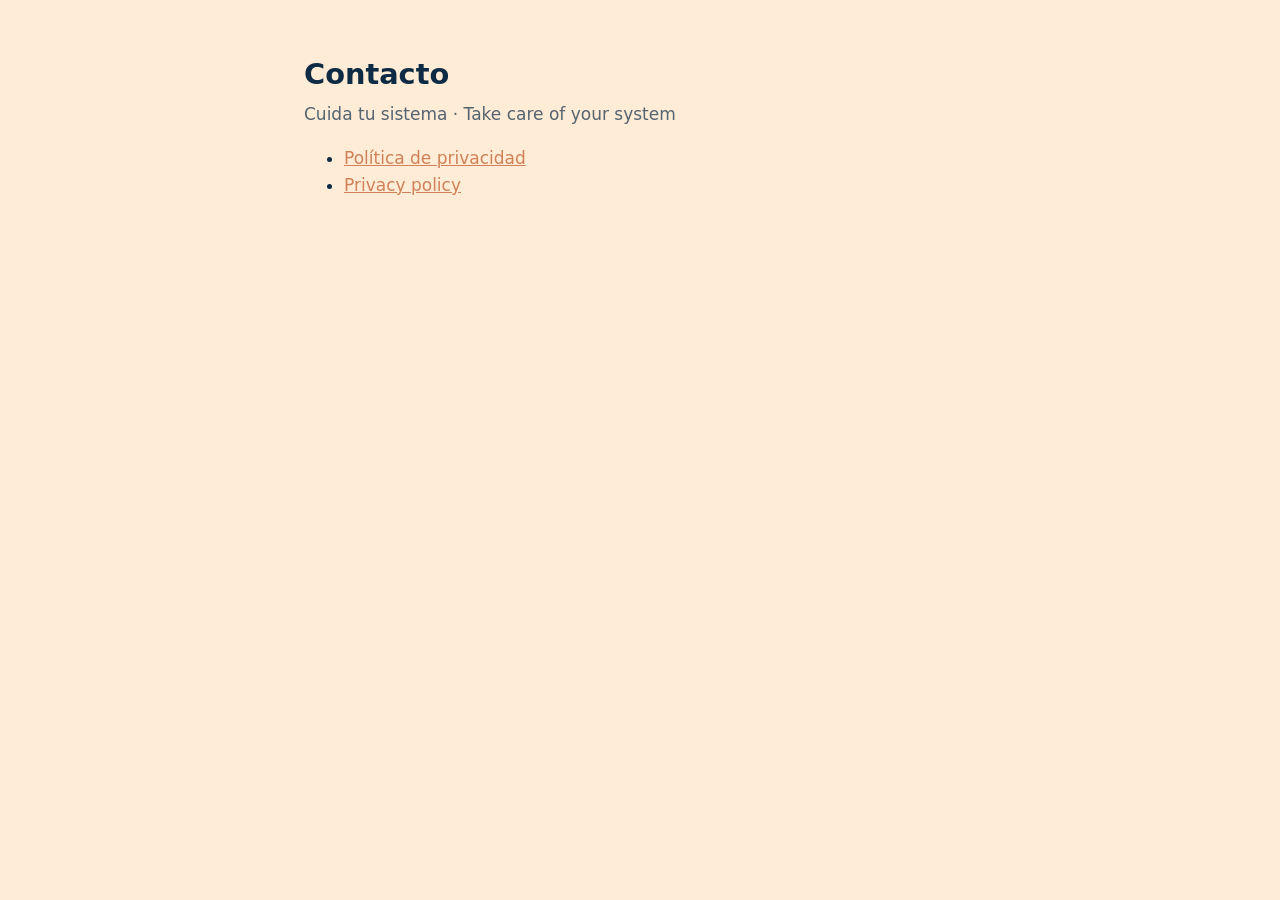
<file: docs/index.html>
<!doctype html>
<html lang="es">
<head>
<meta charset="utf-8">
<meta name="viewport" content="width=device-width, initial-scale=1">
<title>Contacto</title>
<link rel="stylesheet" href="estilo.css">
</head>
<body>
<main>
<h1>Contacto</h1>
<p class="fecha">Cuida tu sistema · Take care of your system</p>
<ul>
  <li><a href="privacidad.html">Política de privacidad</a></li>
  <li><a href="privacy.html">Privacy policy</a></li>
</ul>
</main>
</body>
</html>
</file>
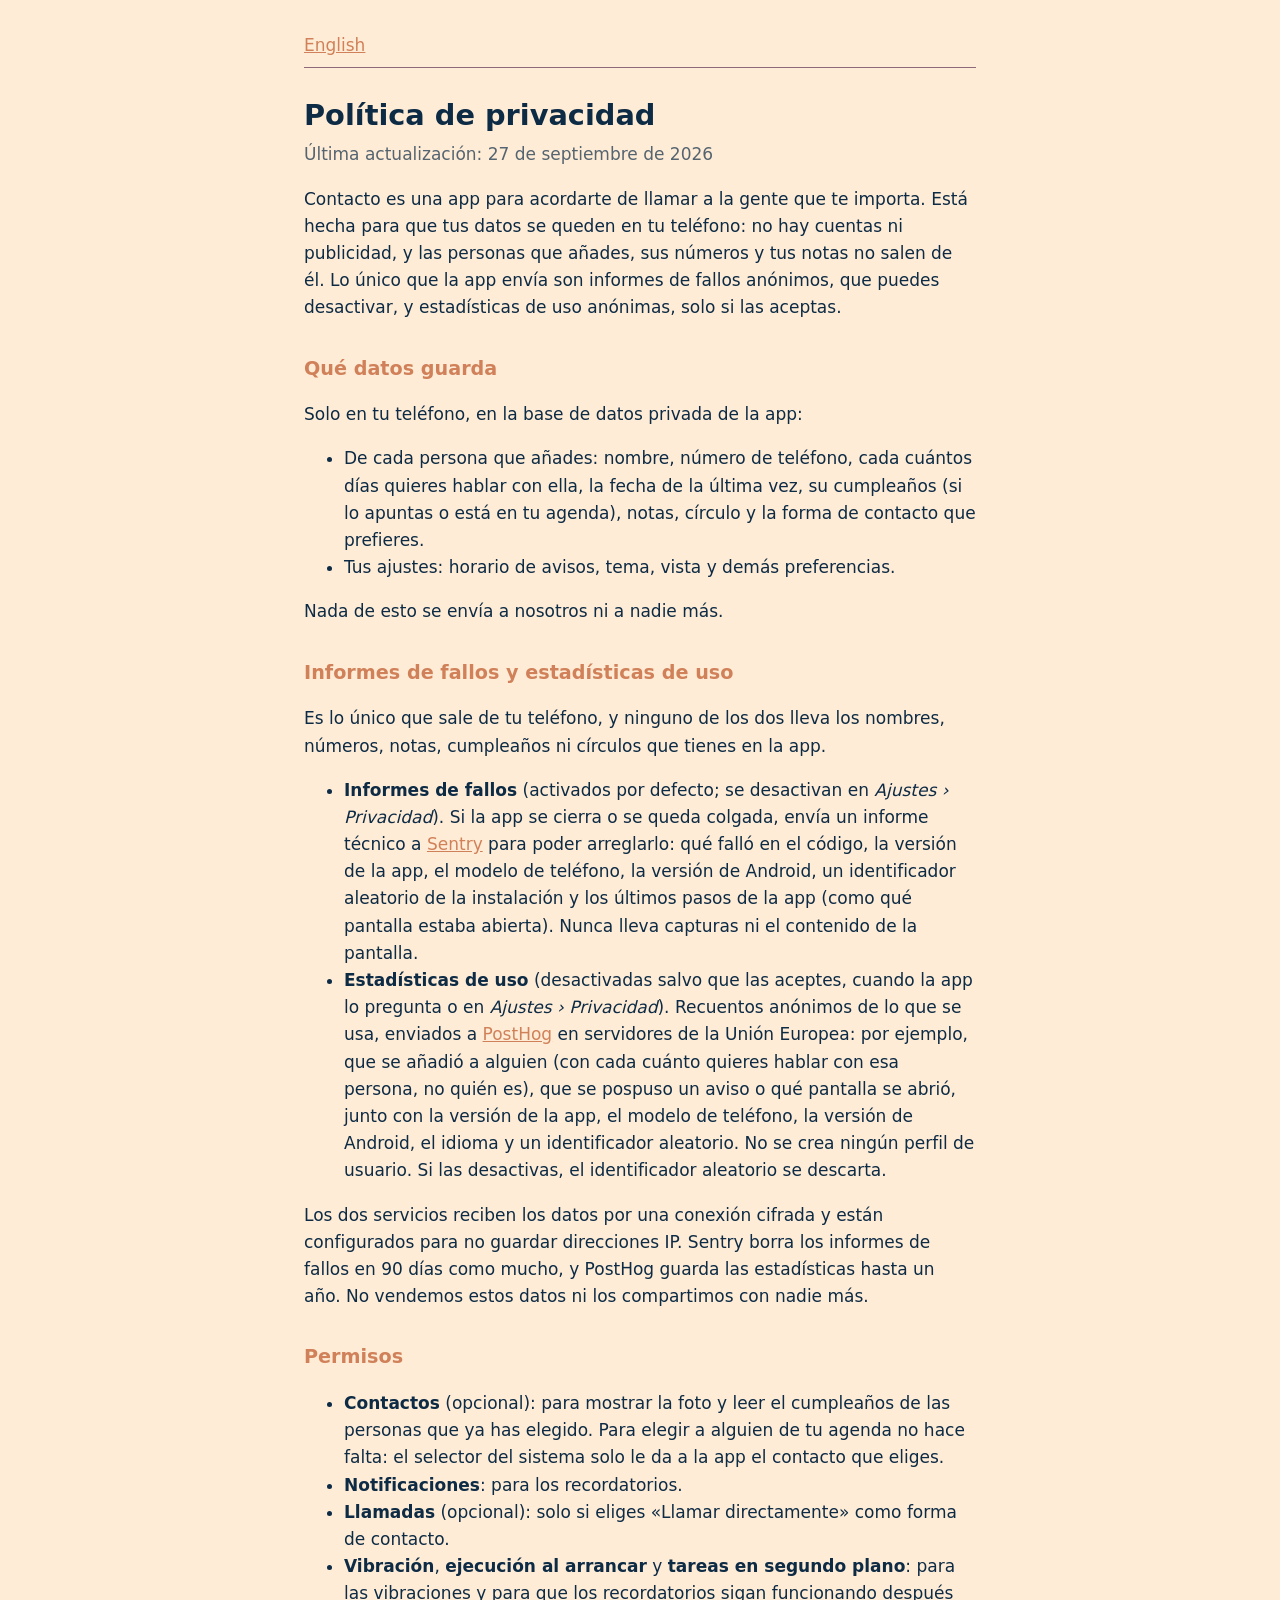
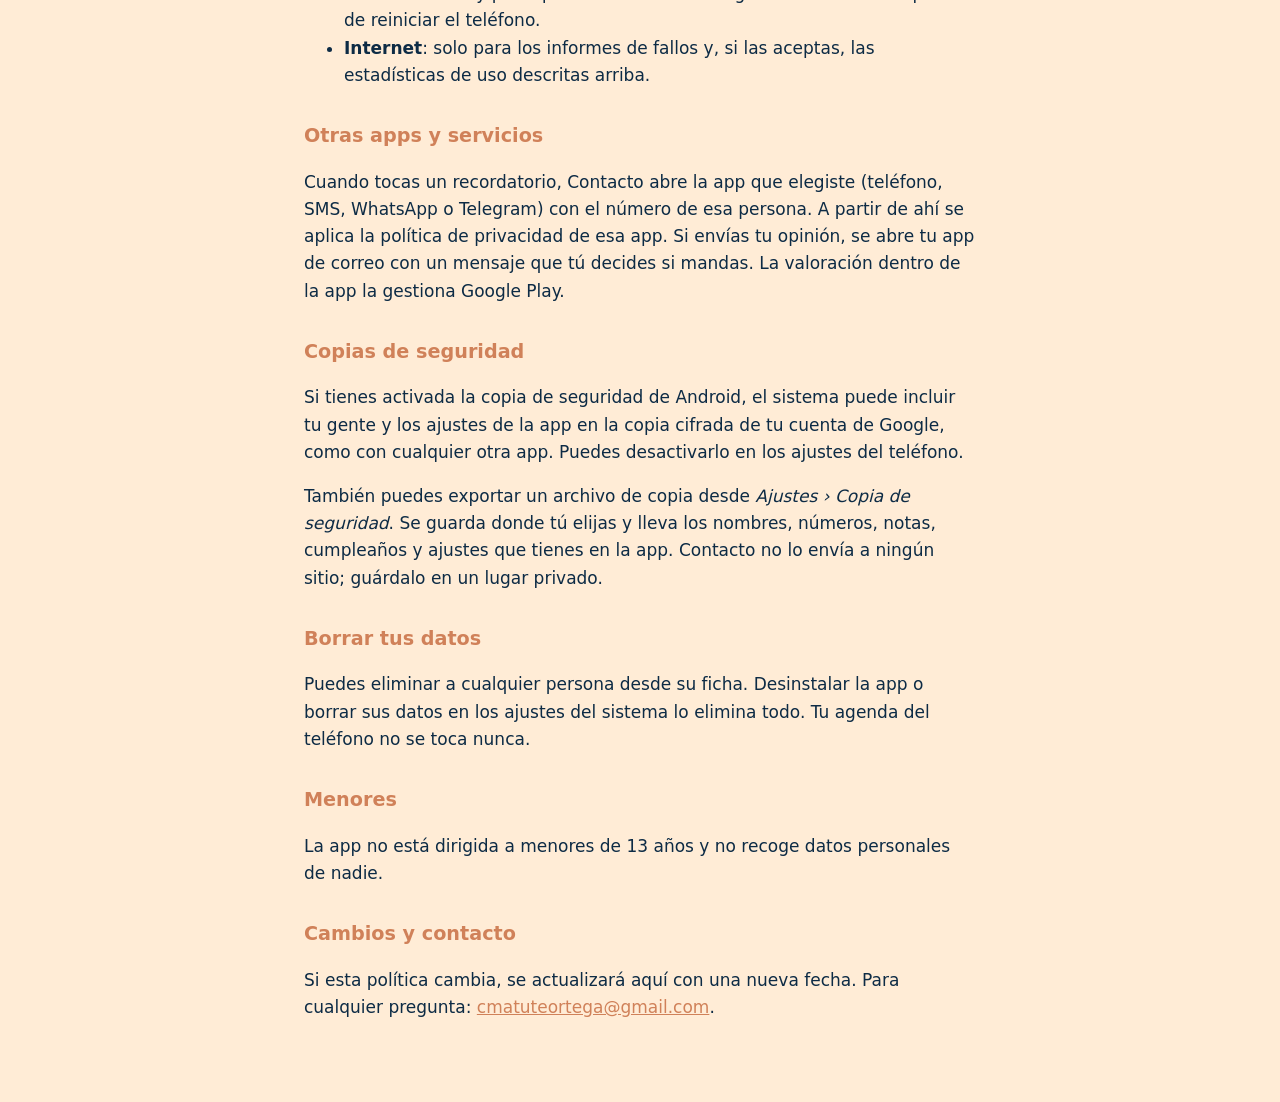
<file: docs/privacidad.html>
<!doctype html>
<html lang="es">
<head>
<meta charset="utf-8">
<meta name="viewport" content="width=device-width, initial-scale=1">
<title>Contacto · Política de privacidad</title>
<link rel="stylesheet" href="estilo.css">
</head>
<body>
<main>
<nav><a href="privacy.html">English</a></nav>
<h1>Política de privacidad</h1>
<p class="fecha">Última actualización: 27 de septiembre de 2026</p>

<p>Contacto es una app para acordarte de llamar a la gente que te importa. Está
hecha para que tus datos se queden en tu teléfono: no hay cuentas ni
publicidad, y las personas que añades, sus números y tus notas no salen de él.
Lo único que la app envía son informes de fallos anónimos, que puedes
desactivar, y estadísticas de uso anónimas, solo si las aceptas.</p>

<h2>Qué datos guarda</h2>
<p>Solo en tu teléfono, en la base de datos privada de la app:</p>
<ul>
  <li>De cada persona que añades: nombre, número de teléfono, cada cuántos días
      quieres hablar con ella, la fecha de la última vez, su cumpleaños (si lo
      apuntas o está en tu agenda), notas, círculo y la forma de contacto que
      prefieres.</li>
  <li>Tus ajustes: horario de avisos, tema, vista y demás preferencias.</li>
</ul>
<p>Nada de esto se envía a nosotros ni a nadie más.</p>

<h2>Informes de fallos y estadísticas de uso</h2>
<p>Es lo único que sale de tu teléfono, y ninguno de los dos lleva los nombres,
números, notas, cumpleaños ni círculos que tienes en la app.</p>
<ul>
  <li><strong>Informes de fallos</strong> (activados por defecto; se desactivan
      en <em>Ajustes › Privacidad</em>). Si la app se cierra o se queda
      colgada, envía un informe técnico a
      <a href="https://sentry.io/privacy/">Sentry</a> para poder arreglarlo: qué
      falló en el código, la versión de la app, el modelo de teléfono, la
      versión de Android, un identificador aleatorio de la instalación y los
      últimos pasos de la app (como qué pantalla estaba abierta). Nunca lleva
      capturas ni el contenido de la pantalla.</li>
  <li><strong>Estadísticas de uso</strong> (desactivadas salvo que las aceptes,
      cuando la app lo pregunta o en <em>Ajustes › Privacidad</em>). Recuentos
      anónimos de lo que se usa, enviados a
      <a href="https://posthog.com/privacy">PostHog</a> en servidores de la
      Unión Europea: por ejemplo, que se añadió a alguien (con cada cuánto
      quieres hablar con esa persona, no quién es), que se pospuso un aviso o
      qué pantalla se abrió, junto con la versión de la app, el modelo de
      teléfono, la versión de Android, el idioma y un identificador aleatorio.
      No se crea ningún perfil de usuario. Si las desactivas, el identificador
      aleatorio se descarta.</li>
</ul>
<p>Los dos servicios reciben los datos por una conexión cifrada y están
configurados para no guardar direcciones IP. Sentry borra los informes de
fallos en 90 días como mucho, y PostHog guarda las estadísticas hasta un año.
No vendemos estos datos ni los compartimos con nadie más.</p>

<h2>Permisos</h2>
<ul>
  <li><strong>Contactos</strong> (opcional): para mostrar la foto y leer el
      cumpleaños de las personas que ya has elegido. Para elegir a alguien de tu
      agenda no hace falta: el selector del sistema solo le da a la app el
      contacto que eliges.</li>
  <li><strong>Notificaciones</strong>: para los recordatorios.</li>
  <li><strong>Llamadas</strong> (opcional): solo si eliges «Llamar
      directamente» como forma de contacto.</li>
  <li><strong>Vibración</strong>, <strong>ejecución al arrancar</strong> y
      <strong>tareas en segundo plano</strong>: para las vibraciones y para que
      los recordatorios sigan funcionando después de reiniciar el teléfono.</li>
  <li><strong>Internet</strong>: solo para los informes de fallos y, si las
      aceptas, las estadísticas de uso descritas arriba.</li>
</ul>

<h2>Otras apps y servicios</h2>
<p>Cuando tocas un recordatorio, Contacto abre la app que elegiste (teléfono,
SMS, WhatsApp o Telegram) con el número de esa persona. A partir de ahí se
aplica la política de privacidad de esa app. Si envías tu opinión, se abre tu
app de correo con un mensaje que tú decides si mandas. La valoración dentro de
la app la gestiona Google Play.</p>

<h2>Copias de seguridad</h2>
<p>Si tienes activada la copia de seguridad de Android, el sistema puede incluir
tu gente y los ajustes de la app en la copia cifrada de tu cuenta de Google,
como con cualquier otra app. Puedes desactivarlo en los ajustes del teléfono.</p>
<p>También puedes exportar un archivo de copia desde <em>Ajustes › Copia de
seguridad</em>. Se guarda donde tú elijas y lleva los nombres, números, notas,
cumpleaños y ajustes que tienes en la app. Contacto no lo envía a ningún sitio;
guárdalo en un lugar privado.</p>

<h2>Borrar tus datos</h2>
<p>Puedes eliminar a cualquier persona desde su ficha. Desinstalar la app o
borrar sus datos en los ajustes del sistema lo elimina todo. Tu agenda del
teléfono no se toca nunca.</p>

<h2>Menores</h2>
<p>La app no está dirigida a menores de 13 años y no recoge datos personales de
nadie.</p>

<h2>Cambios y contacto</h2>
<p>Si esta política cambia, se actualizará aquí con una nueva fecha. Para
cualquier pregunta: <a href="mailto:cmatuteortega@gmail.com">cmatuteortega@gmail.com</a>.</p>
</main>
</body>
</html>
</file>
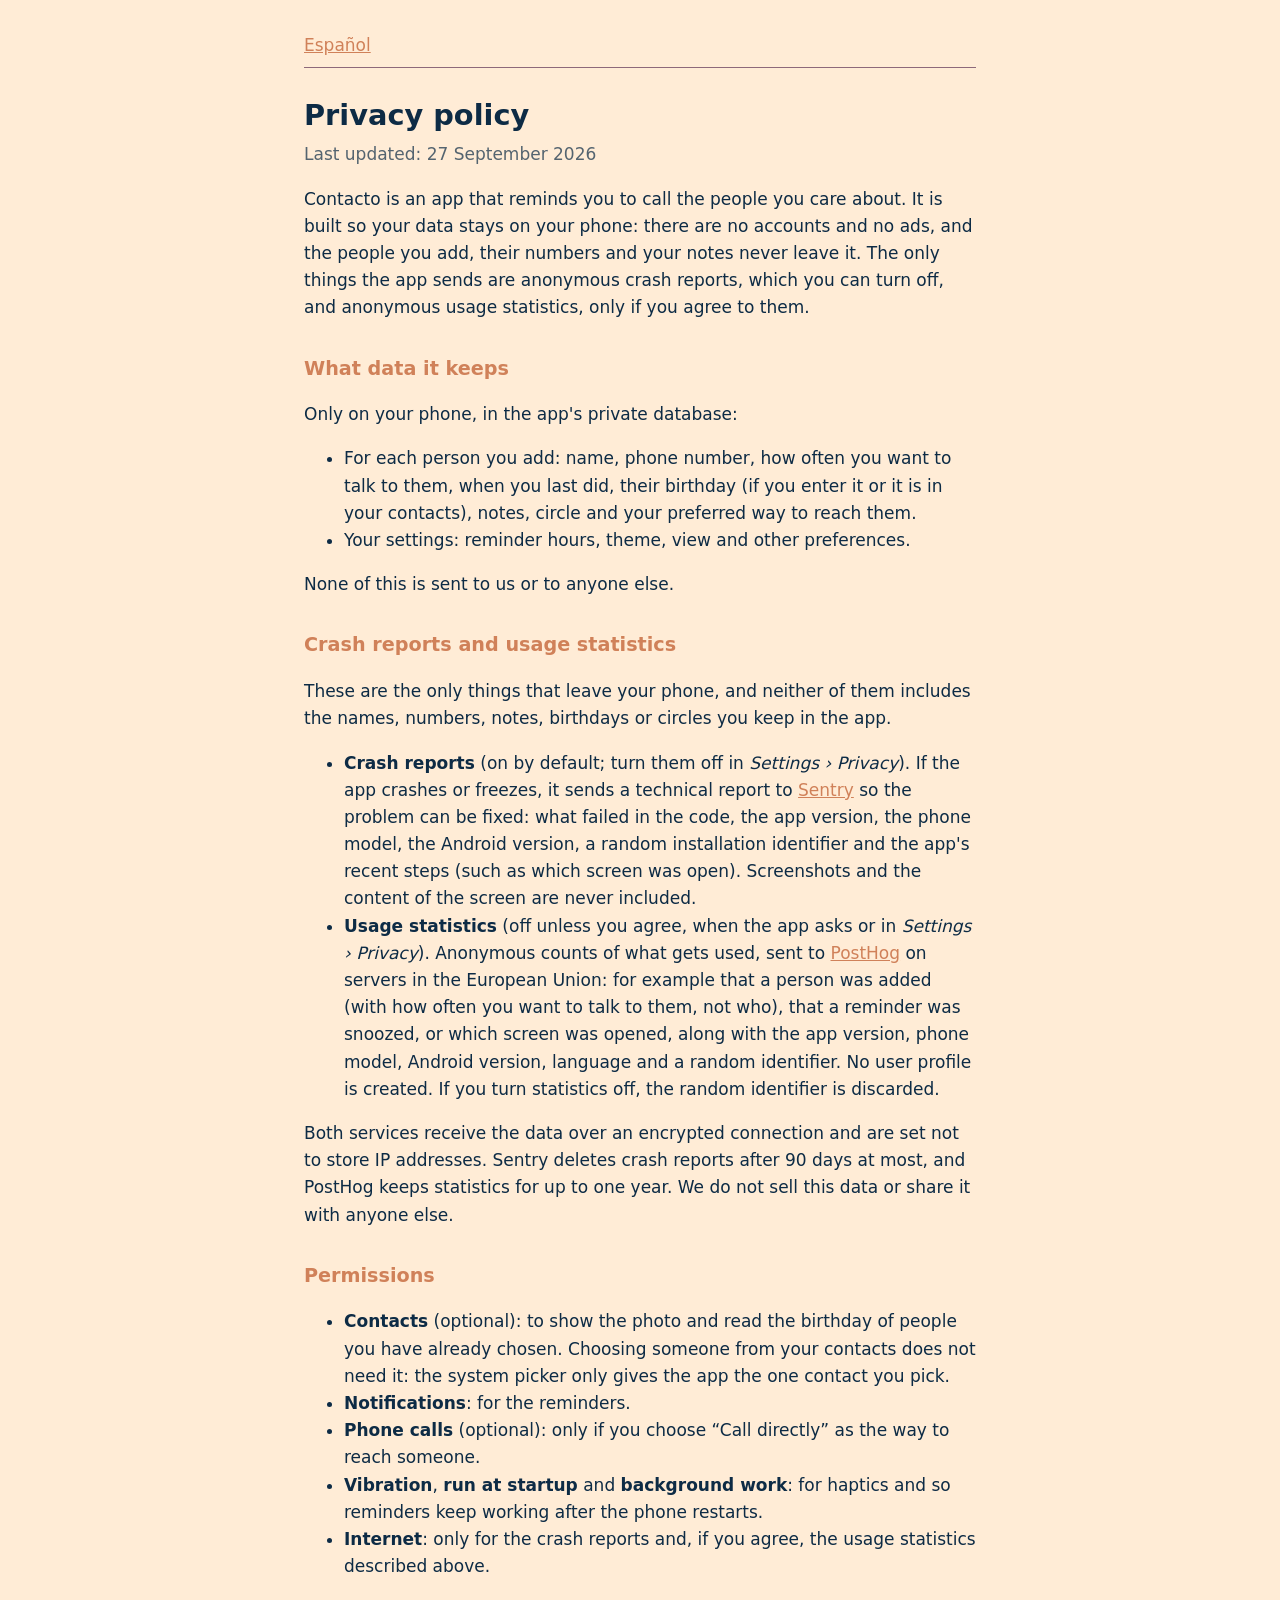
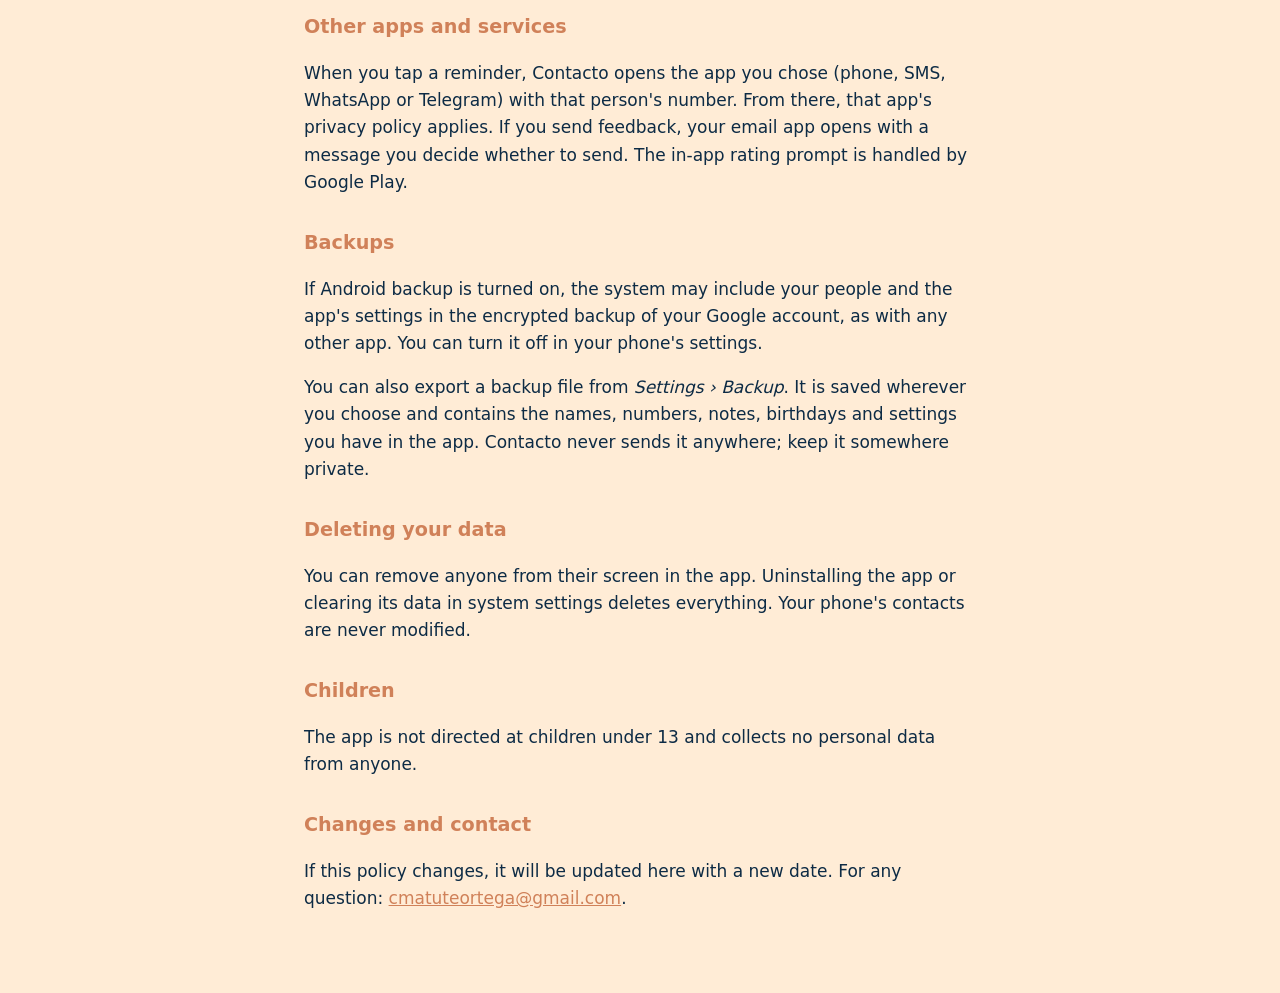
<file: docs/privacy.html>
<!doctype html>
<html lang="en">
<head>
<meta charset="utf-8">
<meta name="viewport" content="width=device-width, initial-scale=1">
<title>Contacto · Privacy policy</title>
<link rel="stylesheet" href="estilo.css">
</head>
<body>
<main>
<nav><a href="privacidad.html">Español</a></nav>
<h1>Privacy policy</h1>
<p class="fecha">Last updated: 27 September 2026</p>

<p>Contacto is an app that reminds you to call the people you care about. It is
built so your data stays on your phone: there are no accounts and no ads, and
the people you add, their numbers and your notes never leave it. The only
things the app sends are anonymous crash reports, which you can turn off, and
anonymous usage statistics, only if you agree to them.</p>

<h2>What data it keeps</h2>
<p>Only on your phone, in the app's private database:</p>
<ul>
  <li>For each person you add: name, phone number, how often you want to talk
      to them, when you last did, their birthday (if you enter it or it is in
      your contacts), notes, circle and your preferred way to reach them.</li>
  <li>Your settings: reminder hours, theme, view and other preferences.</li>
</ul>
<p>None of this is sent to us or to anyone else.</p>

<h2>Crash reports and usage statistics</h2>
<p>These are the only things that leave your phone, and neither of them includes
the names, numbers, notes, birthdays or circles you keep in the app.</p>
<ul>
  <li><strong>Crash reports</strong> (on by default; turn them off in
      <em>Settings › Privacy</em>). If the app crashes or freezes, it sends a
      technical report to <a href="https://sentry.io/privacy/">Sentry</a> so the
      problem can be fixed: what failed in the code, the app version, the
      phone model, the Android version, a random installation identifier and
      the app's recent steps (such as which screen was open). Screenshots and
      the content of the screen are never included.</li>
  <li><strong>Usage statistics</strong> (off unless you agree, when the app
      asks or in <em>Settings › Privacy</em>). Anonymous counts of what gets
      used, sent to <a href="https://posthog.com/privacy">PostHog</a> on
      servers in the European Union: for example that a person was added (with
      how often you want to talk to them, not who), that a reminder was
      snoozed, or which screen was opened, along with the app version, phone
      model, Android version, language and a random identifier. No user
      profile is created. If you turn statistics off, the random identifier is
      discarded.</li>
</ul>
<p>Both services receive the data over an encrypted connection and are set not
to store IP addresses. Sentry deletes crash reports after 90 days at most, and
PostHog keeps statistics for up to one year. We do not sell this data or share
it with anyone else.</p>

<h2>Permissions</h2>
<ul>
  <li><strong>Contacts</strong> (optional): to show the photo and read the
      birthday of people you have already chosen. Choosing someone from your
      contacts does not need it: the system picker only gives the app the one
      contact you pick.</li>
  <li><strong>Notifications</strong>: for the reminders.</li>
  <li><strong>Phone calls</strong> (optional): only if you choose “Call
      directly” as the way to reach someone.</li>
  <li><strong>Vibration</strong>, <strong>run at startup</strong> and
      <strong>background work</strong>: for haptics and so reminders keep
      working after the phone restarts.</li>
  <li><strong>Internet</strong>: only for the crash reports and, if you agree,
      the usage statistics described above.</li>
</ul>

<h2>Other apps and services</h2>
<p>When you tap a reminder, Contacto opens the app you chose (phone, SMS,
WhatsApp or Telegram) with that person's number. From there, that app's privacy
policy applies. If you send feedback, your email app opens with a message you
decide whether to send. The in-app rating prompt is handled by Google Play.</p>

<h2>Backups</h2>
<p>If Android backup is turned on, the system may include your people and the
app's settings in the encrypted backup of your Google account, as with any
other app. You can turn it off in your phone's settings.</p>
<p>You can also export a backup file from <em>Settings › Backup</em>. It is saved
wherever you choose and contains the names, numbers, notes, birthdays and
settings you have in the app. Contacto never sends it anywhere; keep it
somewhere private.</p>

<h2>Deleting your data</h2>
<p>You can remove anyone from their screen in the app. Uninstalling the app or
clearing its data in system settings deletes everything. Your phone's contacts
are never modified.</p>

<h2>Children</h2>
<p>The app is not directed at children under 13 and collects no personal data
from anyone.</p>

<h2>Changes and contact</h2>
<p>If this policy changes, it will be updated here with a new date. For any
question: <a href="mailto:cmatuteortega@gmail.com">cmatuteortega@gmail.com</a>.</p>
</main>
</body>
</html>
</file>
<file: docs/estilo.css>
:root { --fondo: #FFECD6; --texto: #0D2B45; --acento: #D08159; --borde: #8D697A; }
@media (prefers-color-scheme: dark) {
  :root { --fondo: #0D2B45; --texto: #FFECD6; --acento: #FFAA5E; --borde: #544E68; }
}
body { background: var(--fondo); color: var(--texto); font: 17px/1.6 system-ui, sans-serif; margin: 0; }
main { max-width: 42rem; margin: 0 auto; padding: 2rem 16px 4rem; }
h1 { font-size: 1.8rem; margin-bottom: 0.2rem; }
h2 { font-size: 1.2rem; margin-top: 2rem; color: var(--acento); }
a { color: var(--acento); }
.fecha { opacity: 0.7; margin-top: 0; }
nav { border-bottom: 1px solid var(--borde); padding-bottom: 0.5rem; margin-bottom: 1.5rem; }
</file>
